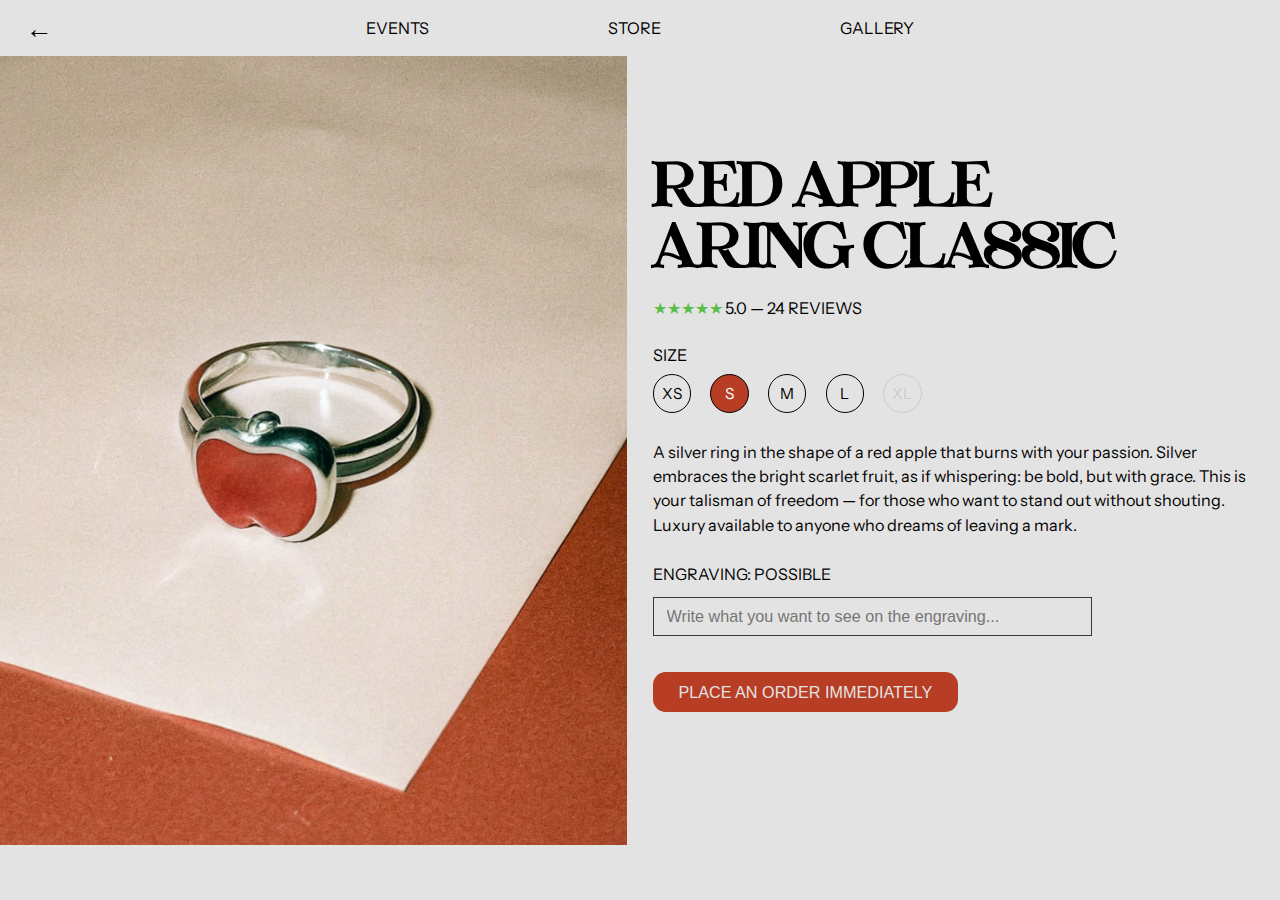
<file: jewelry1.html>
<!DOCTYPE html>
<html lang="en">
  <head>
    <meta charset="UTF-8" />
    <meta name="viewport" content="width=device-width, initial-scale=1.0" />
    <title>Red Apple Ring</title>
    <!-- Подключение Google Fonts -->
    <link
      href="https://fonts.googleapis.com/css2?family=Instrument+Sans:ital,wght@0,400;0,700;1,400;1,700&display=swap"
      rel="stylesheet"
    />
    <style>
      body {
        font-family: "Instrument Sans", sans-serif;
      }
      @font-face {
        font-family: "CosmicSans";
        src: url("fonts/just-cosmic.woff") format("woff2"),
          url("fonts/just-cosmic.ttf") format("truetype");
        font-weight: normal;
        font-style: normal;
      }
      :root {
        --primary: #b73d24;
        --text: #000;
        --muted: #777;
        --bg: #e3e3e3;
        --disabled: #ccc;
      }
      .back-arrow {
        position: absolute;
        top: 1.6vh;
        left: 2vw;
        font-size: 3vh;
        text-decoration: none;
        color: #000;
        z-index: 3;
        font-family: "CosmicSans", Arial, sans-serif;
        transition: transform 0.2s ease;
      }
      nav {
        display: flex;
        justify-content: center;
        gap: 14vw;
        padding-top: 2vh;
        padding-bottom: 2vh;
        padding-left: 3vw;
        padding-right: 3vw;
        transition: all 0.5s ease;
      }

      .right-container.full nav {
        justify-content: center;
      }

      nav a {
        color: #000;
        font-size: 1.8vh;
        text-transform: uppercase;
        position: relative;
        text-decoration: none;
      }

      .nav-link {
        color: #000;
        font-size: 1.8vh;
        text-transform: uppercase;
        position: relative;

        text-decoration: none;
      }

      .nav-link::before {
        content: "→";
        position: absolute;
        left: -30%;
        opacity: 0;
        transition: opacity 0.3s ease;
      }

      .nav-link:hover::before {
        opacity: 1;
      }
      * {
        margin: 0;
        padding: 0;
        box-sizing: border-box;
      }

      body {
        background-color: var(--bg);
        color: var(--text);
        display: flex;
        flex-direction: column;
        max-height: 100vh;
      }

      header {
        display: flex;
        justify-content: center;
        gap: 5vw;
        padding: 2vh 0;
        font-size: 1.8vh;
        text-transform: lowercase;
      }

      header a {
        text-decoration: none;
        color: var(--text);
        border-bottom: 0px solid transparent;
      }

      header a:hover {
        border-color: var(--text);
      }

      .container {
        display: flex;
        flex-direction: row;
        flex-wrap: wrap;
        justify-content: center;
        align-items: flex-start;
        padding: 0 0vw;
        gap: 2vw;
      }

      .image {
        flex: 1 1 40vw;
        max-width: 100vw;
      }

      .image img {
        width: 100%;
      }

      .info {
        margin-top: 8%;
        flex: 1 1 40vw;
        max-width: 90vw;
      }

      .title {
        font-family: "CosmicSans";
        font-size: 7vh;
        font-weight: 700;
        margin-bottom: 2vh;
      }

      .rating {
        display: flex;
        align-items: center;
        gap: 0.2vw;
        font-size: 1.8vh;
        margin-bottom: 2vh;
      }

      .stars {
        color: #58be48;
      }

      .size-select {
        margin: 3vh 0;
      }

      .size-select p {
        font-size: 1.8vh;
        margin-bottom: 1vh;
      }

      .sizes {
        display: flex;
        gap: 1.5vw;
      }

      .size-button {
        width: 3vw;
        height: 3vw;
        border: 1px solid var(--text);
        border-radius: 1000%;
        display: flex;
        align-items: center;
        justify-content: center;
        font-size: 1.2vw;
        cursor: pointer;
        transition: background-color 0.3s ease, color 0.3s ease;
      }

      .size-button.active {
        background-color: var(--primary);
        color: #fff;
      }

      .size-button.disabled {
        border-color: var(--disabled);
        color: var(--disabled);
        cursor: not-allowed;
      }

      .description {
        width: 95%;
        font-size: 1.8vh;
        line-height: 1.5;
        margin-bottom: 3vh;
      }

      .engraving {
        margin-bottom: 4vh;
      }

      .engraving input {
        width: 70%;
        margin-top: 1vw;
        padding: 1vh 1vw;
        background-color: #e3e3e3;
        font-size: 1.8vh;
        border: 1px solid #383838;
      }

      .order-btn {
        background-color: var(--primary);
        color: #e3e3e3;
        padding: 1.2vh 2vw;
        font-size: 1.8vh;
        border: none;
        border-radius: 1vw;
        cursor: pointer;
        transition: background-color 0.3s ease;
      }

      .order-btn:hover {
        background-color: #b73d24;
      }

      @media (max-width: 1068px) {
        body {
          height: 110vh;
        }
        .container {
          flex-direction: column;
          align-items: center;
        }

        .image-block,
        .info-block {
          width: 90vw;
        }
        .title {
          font-size: 6vh;
        }
        .rating,
        .description,
        .engraving input,
        .order-btn {
          font-size: 1.8vh;
        }
        .size-button {
          width: 5vw;
          height: 5vw;
          font-size: 1vw;
        }
      }
    </style>
  </head>
  <body>
    <a href="javascript:history.back()" class="back-arrow" aria-label="Go back"
      >←</a
    >
    <nav>
      <a href="events.html" class="nav-link link-transition active">events</a>
      <a href="store.html" class="nav-link link-transition">store</a>
      <a href="gallery.html" class="nav-link link-transition">gallery</a>
    </nav>

    <main class="container">
      <div class="image">
        <img src="img/jewelry-more1.png" alt="Red Apple Ring" />
      </div>
      <div class="info">
        <div class="title">
          RED APPLE <br />
          ARING CLASSIC
        </div>
        <div class="rating">
          <div class="stars">★★★★★</div>
          <div>5.0 — 24 REVIEWS</div>
        </div>

        <div class="size-select">
          <p>SIZE</p>
          <div class="sizes">
            <div class="size-button">XS</div>
            <div class="size-button active">S</div>
            <div class="size-button">M</div>
            <div class="size-button">L</div>
            <div class="size-button disabled">XL</div>
          </div>
        </div>

        <div class="description">
          A silver ring in the shape of a red apple that burns with your
          passion. Silver embraces the bright scarlet fruit, as if whispering:
          be bold, but with grace. This is your talisman of freedom — for those
          who want to stand out without shouting. Luxury available to anyone who
          dreams of leaving a mark.
        </div>

        <div class="engraving">
          <p>ENGRAVING: POSSIBLE</p>
          <input
            type="text"
            placeholder="Write what you want to see on the engraving..."
          />
        </div>

        <button class="order-btn">PLACE AN ORDER IMMEDIATELY</button>
      </div>
    </main>

    <script>
      const sizeButtons = document.querySelectorAll(
        ".size-button:not(.disabled)"
      );

      sizeButtons.forEach((button) => {
        button.addEventListener("click", () => {
          sizeButtons.forEach((btn) => btn.classList.remove("active"));
          button.classList.add("active");
        });
      });
    </script>
  </body>
</html>
</file>
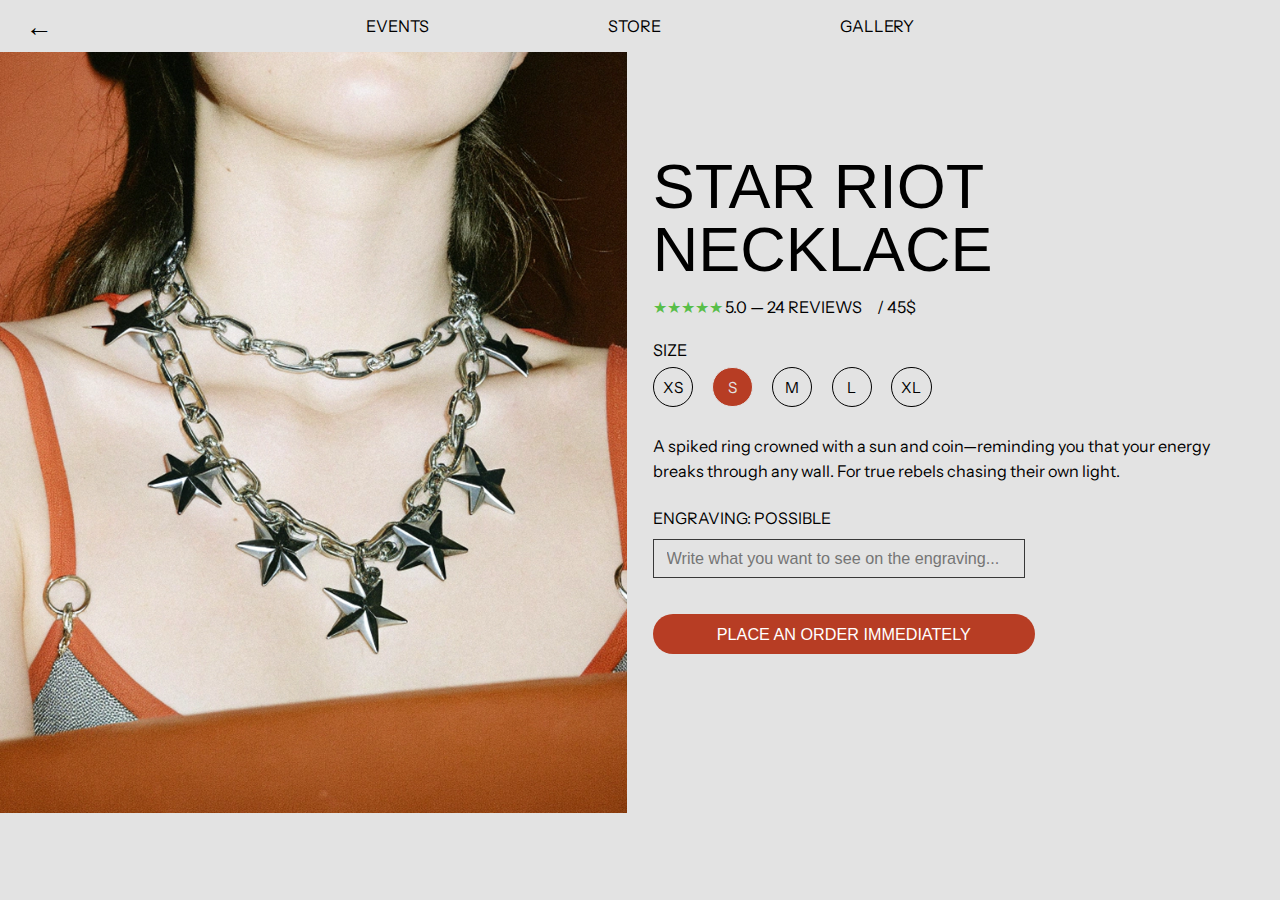
<file: jewelry2.html>
<!DOCTYPE html>
<html lang="en">
  <head>
    <meta charset="UTF-8" />
    <meta name="viewport" content="width=device-width, initial-scale=1.0" />
    <title>Red Apple Ring</title>
    <link rel="stylesheet" href="stylesheets/reset.css" />
    <link
      href="https://fonts.googleapis.com/css2?family=Instrument+Sans:ital,wght@0,400;0,700;1,400;1,700&display=swap"
      rel="stylesheet"
    />
    <link rel="stylesheet" href="stylesheets/about-jewelry.css" />
    <style></style>
  </head>
  <body class="preload">
    <section class="page-content">
      <a href="store.html" class="back-arrow" aria-label="Go back">←</a>
      <nav>
        <a href="events.html" class="nav-link link-transition active">events</a>
        <a href="store.html" class="nav-link link-transition">store</a>
        <a href="gallery.html" class="nav-link link-transition">gallery</a>
      </nav>
      <main class="container">
        <div class="image">
          <img src="img/jewelry-more2.png" alt="Red Apple Ring" />
        </div>
        <div class="info">
          <div class="title">
            STAR RIOT <br />
            NECKLACE
          </div>
          <div class="rating">
            <div class="stars">★★★★★</div>
            <div>5.0 — 24 REVIEWS &nbsp;&nbsp;&nbsp; / 45$</div>
          </div>
          <div class="size-select">
            <p>SIZE</p>
            <div class="sizes">
              <div class="size-button">XS</div>
              <div class="size-button active">S</div>
              <div class="size-button">M</div>
              <div class="size-button">L</div>
              <div class="size-button">XL</div>
            </div>
          </div>
          <div class="description">
            A spiked ring crowned with a sun and coin—reminding you that your
            energy breaks through any wall. For true rebels chasing their own
            light.
          </div>
          <div class="engraving">
            <p>ENGRAVING: POSSIBLE</p>
            <input
              type="text"
              placeholder="Write what you want to see on the engraving..."
            />
          </div>
          <button class="order-btn" onclick="window.location.href='404.html'">
            PLACE AN ORDER IMMEDIATELY
          </button>
        </div>
      </main>
    </section>
    <script src="store.js"></script>
    <script src="transition.js"></script>
  </body>
</html>
</file>
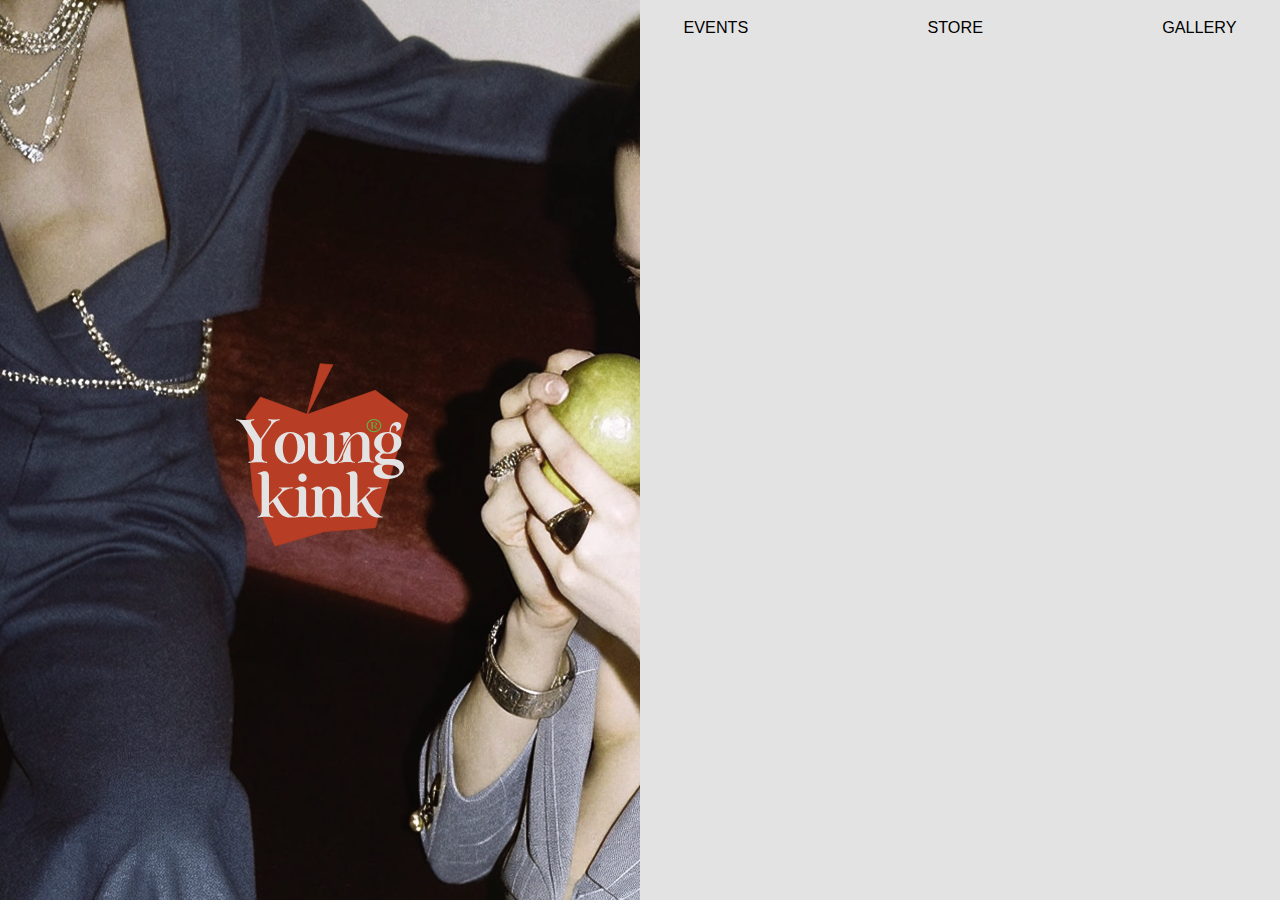
<file: store.html>
<!DOCTYPE html>
<html lang="en">
  <head>
    <meta charset="UTF-8" />
    <meta name="viewport" content="width=device-width, initial-scale=1.0" />
    <title>CODEGRID | PROJECT HOVER ANIMATION</title>
    <link rel="stylesheet" href="stylesheets/store.css"/>
    <script src="https://cdnjs.cloudflare.com/ajax/libs/gsap/3.12.2/gsap.min.js"></script>
        <style>
      body {
        opacity: 0;
        transition: opacity 0.8s ease;
        background: #39bb25; /* цвет затухания */
      }

      body.fade-in {
        opacity: 1;
      }

      body.fade-out {
        opacity: 0;
        background: #39bb25; /* цвет затухания */
        transition: opacity 0.8s ease;
      }
    </style>
  </head>
  <body>
    <div class="page-content">
      <!-- Left section with image and overlay -->
      <div class="left-section" id="leftSection">
        <img src="img/forstore.png" alt="Event Background" />
        <div class="overlay">
          <img class="logo" src="img/logo.svg" alt="Logo" />
          <!-- <p class="lefting">
            25 / 26 year<br />
            We are waiting for you<br />
            at each of our events!
          </p> -->
        </div>
      </div>

      <!-- Right section with navigation and project list -->
      <div class="right-container" id="rightContainer">
        <nav>
          <a href="events.html" class="nav-link link-transition active"
            >events</a
          >
          <a href="store.html" class="nav-link link-transition">store</a>
          <a href="gallery.html" class="nav-link link-transition">gallery</a>
        </nav>
        <div class="preview">
          <div class="preview-img"></div>
        </div>
        <div class="container">
          <div class="projects">
            <div class="project" id="header">
              <div class="client">
                <p>Item</p>
              </div>
              <div class="year">
                <p>Price</p>
              </div>
            </div>
            <div class="project" id="p1" data-img="img/jewelry1.png" data-link="jewelry1.html">
              <div class="client">
                <p>Red Apple Ring</p>
              </div>
              <div class="year">
                <p>60$</p>
              </div>
              <div class="description">
                A silver ring in the shape of a red apple that burns with your
                passion. Silver embraces the bright scarlet fruit, as if
                whispering: be bold, but with grace. This is your talisman of
                freedom — for those who want to stand out without shouting.
                Luxury available to anyone who dreams of leaving a mark.
              </div>
            </div>
            <div class="project" id="p2" data-img="img/jewelry2.png">
              <div class="client">
                <p>Sign Moon Ring</p>
              </div>
              <div class="year">
                <p>45$</p>
              </div>
              <div class="description">
                A mystical ring shaped like a crescent moon, crafted from
                sterling silver. Perfect for those who seek elegance under the
                night sky. A symbol of intuition and serenity, available to
                those who cherish quiet strength.
              </div>
            </div>
            <div class="project" id="p3" data-img="img/jewelry3.png">
              <div class="client">
                <p>Earrings First Party</p>
              </div>
              <div class="year">
                <p>55$</p>
              </div>
              <div class="description">
                Elegant drop earrings designed for your first celebration.
                Crafted with sparkling crystals, they add a touch of glamour to
                any occasion. Ideal for those who love to shine with understated
                sophistication.
              </div>
            </div>
            <div class="project" id="p4" data-img="img/jewelry4.png">
              <div class="client">
                <p>Pink Crystal Drop Earrings</p>
              </div>
              <div class="year">
                <p>40$</p>
              </div>
              <div class="description">
                Stunning earrings featuring pink crystals that catch the light.
                Perfect for adding a pop of color to your style. A luxurious yet
                accessible choice for those who embrace bold femininity.
              </div>
            </div>
            <div class="project" id="p5" data-img="img/jewelry5.png">
              <div class="client">
                <p>Rubber Baby-Blue Star Clip-Ons</p>
              </div>
              <div class="year">
                <p>60$</p>
              </div>
              <div class="description">
                Fun and quirky clip-on earrings shaped like baby-blue stars.
                Made from durable rubber, they offer a playful look without
                piercing. Great for those who love unique, carefree accessories.
              </div>
            </div>
            <div class="project">
              <div class="client">
                <p>Soon! 30/06</p>
              </div>
              <div class="year">
                <p>??</p>
              </div>
          </div>
               <div class="project">
              <div class="client">
                <p>Soon! 15/07</p>
              </div>
              <div class="year">
                <p>??</p>
              </div>
          </div>
        </div>
      </div>
    </div>

    <script>
      const projects = document.querySelectorAll(".project");
      const preview = document.querySelector(".preview");
      const previewImg = document.querySelector(".preview-img");

      let allowPreview = false; // 🚫 вначале запрещено

      // ⏱️ Разрешить превью через 5 секунд
      setTimeout(() => {
        allowPreview = true;
      }, 5000);

      projects.forEach((project) => {
  // при клике: показать описание, скрыть превью
  project.addEventListener("click", () => {
    const isActive = project.classList.contains("active");
    projects.forEach((p) => p.classList.remove("active"));

    if (!isActive) {
      project.classList.add("active");

      // скрыть превью, даже если оно включено
      gsap.to(preview, {
        scale: 0,
        duration: 0.3,
        ease: "power2.in",
      });

      const description = project.querySelector(".description");
      gsap.fromTo(
        description,
        { height: 0, autoAlpha: 0 },
        {
          height: "auto",
          autoAlpha: 1,
          duration: 0.5,
          ease: "power2.out",
        }
      );
    }
  });

  // ✅ добавляем обработчик клика на описание
  const description = project.querySelector(".description");
  if (description) {
    description.addEventListener("click", (e) => {
      e.stopPropagation(); // не закрывать описание
      if (project.classList.contains("active")) {
        const link = project.dataset.link;
        if (link) {
          window.location.href = link;
        }
      }
    });
  }

  // hover preview
  project.addEventListener("mouseenter", () => {
    const someIsActive = document.querySelector(".project.active");

    if (!allowPreview || someIsActive) {
      gsap.to(preview, {
        scale: 0,
        duration: 0.3,
        ease: "power2.in",
      });
      return;
    }

    const imgUrl = project.dataset.img;
    if (imgUrl) {
      previewImg.style.backgroundImage = `url(${imgUrl})`;
      gsap.to(preview, {
        scale: 1,
        duration: 0.4,
        ease: "power2.out",
      });
    }
  });

  project.addEventListener("mouseleave", () => {
    gsap.to(preview, {
      scale: 0,
      duration: 0.3,
      ease: "power2.in",
    });
  });
});


      // 🌀 начальная анимация строк
      gsap.from(".project", {
        duration: 2,
        opacity: 0,
        y: 40,
        ease: "power3.inOut",
        delay: 1,
        stagger: {
          amount: 0.8,
        },
      });
      // при клике на описание — если оно открыто, переходим по ссылке
const description = project.querySelector(".description");

description.addEventListener("click", (e) => {
  e.stopPropagation(); // чтобы не сработал повторный toggle описания

  if (project.classList.contains("active")) {
    const link = project.dataset.link;
    if (link) {
      window.location.href = link;
    }
  }
});
    </script>
    <script>
      // Fade-in при загрузке страницы
      window.addEventListener("load", function () {
        document.body.classList.add("fade-in");
      });

      // Fade-out при переходе по ссылке
      document.querySelectorAll("a").forEach((link) => {
        link.addEventListener("click", function (e) {
          const href = link.getAttribute("href");

          // Исключаем якорные ссылки и внешние
          if (href && !href.startsWith("#") && !link.target) {
            e.preventDefault();
            document.body.classList.remove("fade-in"); // На всякий случай
            document.body.classList.add("fade-out");

            setTimeout(() => {
              window.location.href = href;
            }, 800); // Совпадает с transition
          }
        });
      });
    </script>
    <script src="store.js"></script>
  </body>
</html>
</file>
<file: stylesheets/about-jewelry.css>
@font-face {
  font-family: "CosmicSans";
  src: url("fonts/just-cosmic.woff") format("woff2"),
    url("fonts/just-cosmic.ttf") format("truetype");
  font-weight: normal;
  font-style: normal;
}

body {
  font-family: "Instrument Sans", sans-serif;
  background-color: #e3e3e3;
  display: flex;
  flex-direction: column;
  max-height: 100vh;
}

body.preload {
  opacity: 0;
}

body.fade-in {
  opacity: 1;
  transition: opacity 1.2s ease;
}

body.fade-out {
  opacity: 0;
  background: #e3e3e3;
  transition: opacity 1.2s ease;
}

.page-content {
  background: #e3e3e3;
}

.back-arrow {
  position: absolute;
  top: 1.6vh;
  left: 2vw;
  font-size: 3vh;
  text-decoration: none;
  color: #000;
  z-index: 3;
  font-family: "JustCosmic", sans-serif;
  transition: transform 0.2s ease;
}

nav {
  display: flex;
  justify-content: center;
  gap: 14vw;
  padding-top: 2vh;
  padding-bottom: 2vh;
  padding-left: 3vw;
  padding-right: 3vw;
  transition: all 0.5s ease;
}

.right-container.full nav {
  justify-content: center;
}

nav a,
.nav-link {
  color: #000;
  font-size: 1.8vh;
  text-transform: uppercase;
  position: relative;
  text-decoration: none;
}
.nav-link::before {
  content: "→";
  position: absolute;
  left: -30%;
  opacity: 0;
  transition: opacity 0.3s ease;
}
.nav-link:hover::before {
  opacity: 1;
}
header {
  display: flex;
  justify-content: center;
  gap: 5vw;
  padding: 2vh 0;
  font-size: 1.8vh;
  text-transform: lowercase;
}

header a {
  text-decoration: none;
  border-bottom: 0px solid transparent;
}

.container {
  display: flex;
  flex-direction: row;
  flex-wrap: wrap;
  justify-content: center;
  align-items: flex-start;
  padding: 0 0vw;
  gap: 2vw;
}

.image {
  flex: 1 1 40vw;
  max-width: 100vw;
}

.image img {
  width: 100%;
}

.info {
  margin-top: 8%;
  flex: 1 1 40vw;
  max-width: 90vw;
}

.title {
  font-family: "JustCosmic", sans-serif;
  font-size: 7vh;
  margin-bottom: 2vh;
}

.rating {
  display: flex;
  align-items: center;
  gap: 0.2vw;
  font-size: 1.8vh;
  margin-bottom: 2vh;
}

.stars {
  color: #58be48;
}

.size-select {
  margin: 3vh 0;
}

.size-select p {
  font-size: 1.8vh;
  margin-bottom: 1vh;
}

.sizes {
  display: flex;
  gap: 1.5vw;
}

.size-button {
  width: 3vw;
  height: 3vw;
  border: 1px solid;
  border-radius: 1000%;
  display: flex;
  align-items: center;
  justify-content: center;
  font-size: 1.2vw;
  cursor: pointer;
  transition: background-color 0.3s ease, color 0.3s ease;
}

.size-button.active {
  background-color: #b73d24;
  color: #e3e3e3;
}

.description {
  width: 95%;
  font-size: 1.8vh;
  line-height: 1.5;
  margin-bottom: 3vh;
}

.engraving {
  margin-bottom: 4vh;
}

.engraving input {
  width: 55%;
  margin-top: 1vw;
  padding: 1vh 1vw;
  background-color: #e3e3e3;
  font-size: 1.8vh;
  border: 1px solid #383838;
}

.order-btn {
  background-color: #b73d24;
  color: #ffffff;
  padding: 1.2vh 5vw;
  font-size: 1.8vh;
  border: none;
  border-radius: 100px;
  cursor: pointer;
  transition: background-color 0.3s ease;
}

.order-btn:hover {
  background-color: #b73d24;
}

@media (max-width: 1024px) {
  body {
    height: 120vh;
  }

  .container {
    flex-direction: column;
    align-items: center;
  }

  .image-block,
  .info-block {
    width: 90vw;
  }

  .title {
    font-size: 6vh;
  }

  .rating,
  .description,
  .engraving input,
  .order-btn {
    font-size: 1.8vh;
  }
  .engraving input {
    width: 70%;
  }

  .size-button {
    width: 9vw;
    height: 9vw;
    font-size: 3vw;
  }
}
</file>
<file: stylesheets/store.css>
* {
  margin: 0;
  padding: 0;
  box-sizing: border-box;
  font-family: Inter, sans-serif;
}

body {
  background-color: #e3e3e3;
  width: 100%;
  height: 100%;
  min-height: 100vh;
  display: flex;
  justify-content: center;
  align-items: center;
}
.project .description {
  cursor: pointer;
}
.project {
  position: relative;
  cursor: pointer;
}
.project .description {
  display: none;
  position: relative; /* ← изменено с absolute на relative */
  width: 100%;
  background-color: #58be48;
  color: rgb(0, 0, 0);
  padding: 1vw;
  font-size: 1.8vh;
  line-height: 1.4;
  box-sizing: border-box;
  margin-top: 0.5vh; /* небольшое расстояние сверху */
}

.project .client,
.project .year {
  display: inline-block;

  padding: 5px 10px;
}
.project .year {
  float: right;
}
.project.active .description {
  display: block;
}
.page-content {
  display: flex;
  width: 100%;
  height: 100vh;
  transition: all 0.5s ease;
}

.left-section {
  width: 50%;
  background-color: #000000;
  color: #fff;
  display: flex;
  flex-direction: column;
  justify-content: center;
  align-items: center;
  cursor: pointer;
  position: relative;
  overflow: hidden;
  pointer-events: none;
  transition: width 0.5s ease, height 0.5s ease;
}

.left-section img {
  object-fit: cover;
  position: absolute;
  pointer-events: none;
}

.left-section .overlay {
  margin-top: 5%;
  position: relative;
  text-align: center;
  z-index: 1;
  pointer-events: none;
}

.left-section .logo {
  position: relative;
  width: 70%;
  margin-bottom: 2vh;
  pointer-events: none;
}

.left-section p {
  font-size: 2vh;
  line-height: 2vh;
  text-transform: uppercase;
}

.right-container {
  width: 50%;
  background: #e3e3e3;
  display: flex;
  flex-direction: column;
  justify-content: flex-start;
  align-items: stretch;
  transition: width 0.5s ease;
  height: 100vh;
}

nav {
  display: flex;
  justify-content: center;
  gap: 14vw;
  padding-top: 2vh;
  padding-bottom: 2vh;
  padding-left: 3vw;
  padding-right: 3vw;
  transition: all 0.5s ease;
}

.right-container.full nav {
  justify-content: center;
}

nav a {
  color: #000;
  font-size: 1.8vh;
  text-transform: uppercase;
  position: relative;
  text-decoration: none;
}

.nav-link {
  color: #000;
  font-size: 1.8vh;
  text-transform: uppercase;
  position: relative;

  text-decoration: none;
}

.nav-link::before {
  content: "→";
  position: absolute;
  left: -30%;
  opacity: 0;
  transition: opacity 0.3s ease;
}

.nav-link:hover::before {
  opacity: 1;
}

.preview {
  position: fixed;
  top: 50%;
  left: 75%; /* центр правой половины экрана */
  transform: translate(-50%, -50%);
  width: 40vh;
  height: 40vh;
  overflow: hidden;
  pointer-events: none;
  z-index: 100;
}
.preview-img {
  width: 100%;
  height: 100%;
  background-size: cover;
  background-position: center;
  pointer-events: none;
  transition: opacity 0.3s ease;
}

.container {
  flex: 1;
  justify-content: center;
  align-items: center;
  width: 100%;
}

.project {
  width: 100%;
  padding-top: 1.5vw;
  justify-content: space-between;
  align-items: center;
  border-bottom: 1px solid rgb(0, 0, 0);
  cursor: pointer;
  background-color: #e3e3e3;
}

.project > div {
  flex: none;
}

.client {
  flex: 1;
  text-align: left;
  padding-right: 1em;
}

.year {
  flex: 0 0 auto;
  text-align: right;
  min-width: 5em;
  margin-left: auto;
}

#header p {
  opacity: 0.5;
}

p {
  font-size: 1.8vh !important;
  text-transform: uppercase;
  line-height: 100%;
}

/* Media Queries */
@media (max-width: 1024px) {
  nav {
    gap: 5vw;
  }
  nav a,
  .nav-link {
    font-size: 2vh;
  }
}

@media (max-width: 768px) {
  nav {
    gap: 6vw;
  }
  nav a,
  .nav-link {
    font-size: 1.8vh;
  }
}

/* Планшеты и экраны до 1024px */
@media (max-width: 1024px) {
  .page-content,
  .container {
    flex-direction: column;
    height: auto;
  }
  .left-section,
  .right-container {
    width: 100%;
    min-height: 100vh;
    height: auto;
  }

  nav {
    gap: 5vw;
    padding-top: 3vh;
    padding-bottom: 3vh;
  }

  .left-section .logo {
    width: 90%;
  }
  .left-section img {
    width: 100%;
  }
  .right-section {
    padding: 5vw;
    height: auto;
  }

  .event .image-container {
    height: 50vw;
  }

  .event .text-container {
    flex-direction: column;
  }

  .event .text-left,
  .event .text-right {
    width: 100%;
    padding-right: 0;
  }
  .preview {
    top: 70%;
    left: 50%; /* центр правой половины экрана */
  }
  .event h2 {
    font-size: 6vh;
    width: 100%;
    margin-bottom: 3%;
  }

  .event p {
    font-size: 2vh;
  }
}

/* Мобильные устройства до 768px */
@media (max-width: 780px) {
  nav {
    gap: 6vw;
    align-items: flex-start;
    padding-left: 2vw;
    padding-right: 2vw;
  }

  nav a,
  .nav-link {
    font-size: 2vh;
    margin-bottom: 1vh;
  }

  .left-section {
    display: none;

    .right-section {
      padding: 6vw;
      min-height: 100vh;
    }
    .preview {
      top: 70%;
      left: 50%; /* центр правой половины экрана */
    }
  }
  .event .image-container {
    height: 60vw;
  }

  .event h2 {
    font-size: 4vh;
  }

  .event p {
    font-size: 1.4vh;
  }
}
</file>
